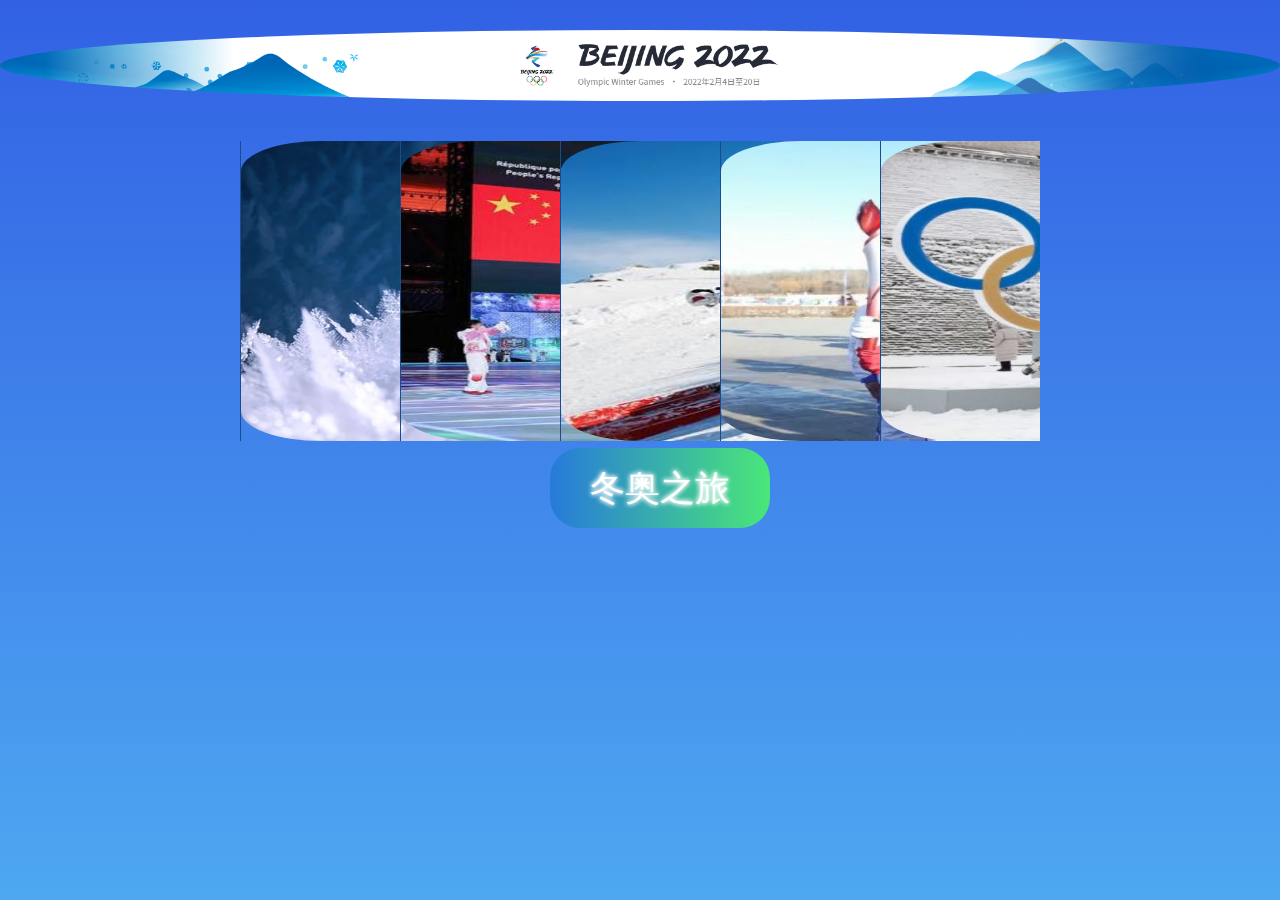
<file: index.html>
<!DOCTYPE html>
<html lang="en">

<head>
  <meta charset="UTF-8">
  <meta name="viewport" content="width=device-width, initial-scale=1.0">
  <title>Document</title>
  <style>
    * {
      margin: 0;
      padding: 0;
      box-sizing: border-box;
    }

    #second {
      position: fixed;
      /*设置元素为固定定位*/
      top: 30px;
      /*距离浏览器顶部30px*/

      /*距离浏览器左部160px*/
      width: 100%;
      height: auto;

    }

    .kuang {
      position: fixed;
      top: 0;
      left: 0;
      width: 100%;
      height: 100%;
      /* z-index: -10; */
      background-image: linear-gradient(180deg, rgb(50, 97, 228), rgb(78, 168, 241));

    }

    .bubble {
      position: absolute;
      border-radius: 70%;
      border: 0px solid #fff;
      box-shadow: inset 0 0 0px #fff;
      animation: flutter 10s infinite;
      opacity: 0;
    }

    @keyframes flutter {
      100% {
        transform: translateX(-50px);
        bottom: 100px;
        opacity: 1.5;
      }

      50% {
        transform: translateX(100px);
        opacity: 1.6;
      }


      10% {
        transform: translateX(5px);
        bottom: 100%;
        opacity: 0;

      }
    }

    .bubble:nth-child(1) {
      left: 10%;
      width: 40px;
      height: 40px;
      animation-duration: 9s;
      animation-delay: 0.1s;
    }

    .bubble:nth-child(2) {
      left: 15%;
      width: 40px;
      height: 40px;
      animation-duration: 6s;
      animation-delay: 1.5s;

    }

    .bubble:nth-child(3) {
      left: 20%;
      width: 40px;
      height: 40px;
      animation-duration: 10s;



    }

    .bubble:nth-child(4) {
      left: 30%;
      width: 35px;
      height: 35px;
      animation-duration: 5.5s;
      animation-delay: 1.5s;

    }

    .bubble:nth-child(5) {
      left: 40%;
      width: 50px;
      height: 50px;
      animation-duration: 12s;



    }

    .bubble:nth-child(6) {
      left: 50%;
      width: 30px;
      height: 30px;
      animation-duration: 6s;
      animation-delay: 1s;

    }

    .bubble:nth-child(7) {
      left: 60%;
      width: 40px;
      height: 40px;
      animation-duration: 8s;
      animation-delay: 1s;

    }

    .bubble:nth-child(8) {
      left: 65%;
      width: 40px;
      height: 40px;
      animation-duration: 15s;

    }

    .bubble:nth-child(9) {
      left: 80%;
      width: 55px;
      height: 55px;
      animation-duration: 9s;
      animation-delay: 0.5s;

    }

    .bubble:nth-child(10) {
      left: 85%;
      width: 40px;
      height: 40px;
      animation-duration: 12s;
      animation-delay: 0.5s;


    }

    img {
      border-radius: 50%;
      width: 100%;
      height: auto;

    }


    }

    /*  */
    body {
      height: 100vh;
      display: flex;
      justify-content: center;
      align-items: center;
      background-color: black;
    }

    .guang {
      /* position: relative;
    display: inline-block;*/
      position: absolute;
      align-items: center;
      justify-content: center;
      /*top: 70%;*/
      left: 43%;
      margin:35% auto;
      width: 220px;
      height: 80px;
      color: rgb(255, 255, 255);
      line-height: 80px;
      font-size: 35px;
      font-family: sans-serif;
      text-decoration: none;
      text-transform: uppercase;
      text-align: center;
      border-radius: 30px;
      background: linear-gradient(90deg, rgb(39, 122, 218), rgb(74, 230, 121), rgb(201, 214, 13), rgb(226, 20, 233), rgb(16, 172, 219));
      background-size: 400%;
      z-index: 1;
      text-shadow: 0 0 5px white,
        0 0 5px white;
    }

    .guang:hover {
      animation: move 5s linear alternate infinite;
    }

    @keyframes move {
      0% {
        background-position: 0%;
      }

      100% {
        background-position: 100%;
      }
    }

    .guang::before {
      content: '';
      position: absolute;
      top: -10px;
      left: -10px;
      width: 240px;
      height: 100px;
      background: linear-gradient(90deg, rgb(39, 122, 218), rgb(74, 230, 121), rgb(243, 169, 10), rgb(226, 20, 233), rgb(16, 172, 219));
      background-size: 400%;
      opacity: 0;
      z-index: -1;
      border-radius: 45px;
      transition: 0.6s;


    }

    .guang:hover::before {
      filter: blur(15px);
      opacity: 1;
      animation: move 8s linear alternate infinite;
    }



    /*  */
    .container {
      /*position: absolute;
      top: 25%;
      left: 32%;*/
      margin:11% auto;
      border: 0px solid #568bc7;
      width: 800px;
      height: 300px;
      overflow: hidden;

    }

    .container ul {
      display: flex;
    }

    .container li {
      width: 160px;
      height: 300px;
      list-style: none;
      border-left: 1px solid #194b8d;
      box-shadow: 0 0 0px #000;
      transition: all 0.5s;
    }

    .container li img {
      display: block;
      display: block;
      width: 800px;
      height: 300px;
    }

    .container ul:hover li {
      width: 40px;
    }

    .container ul li:hover {
      width: 600px;
    }
  </style>
</head>

<body>

  <class class="kuang">
    <div id="second"><img src="top.png" alt=""></div>
    <div class="bubble"><img src="red1.png"></div>
    <div class="bubble"><img src="red2.png"></div>
    <div class="bubble"><img src="red3.png"></div>
    <div class="bubble"><img src="red4.png"></div>
    <div class="bubble"><img src="red5.png"></div>
    <div class="bubble"><img src="red6.png"></div>
    <div class="bubble"><img src="red7.png"></div>
    <div class="bubble"><img src="red8.png"></div>
    <div class="bubble"><img src="red9.png"></div>
    <!-- <div class="bubble"><img src="red10.png"></div> -->


    <!-- 按钮 -->
    <div><a href="冬奥介绍02.html" class="guang" target="_blank">冬奥之旅</a></div>

    <!--  -->
    <div>
      <div class="container">
        <ul>
          <li><img src="1.png" style="border-radius: 10%" alt=""></li>
          <li><img src="2.jpg" style="border-radius: 10%" alt=""></li>
          <li><img src="3.png" style="border-radius: 10%" alt=""></li>
          <li><img src="4.jpg" style="border-radius: 10%" alt=""></li>
          <li><img src="5.jpg" style="border-radius: 10%" alt=""></li>
        </ul>
      </div>
    </div>


    <!--  -->
  </class>

  </div>




</body>

</html>
</file>
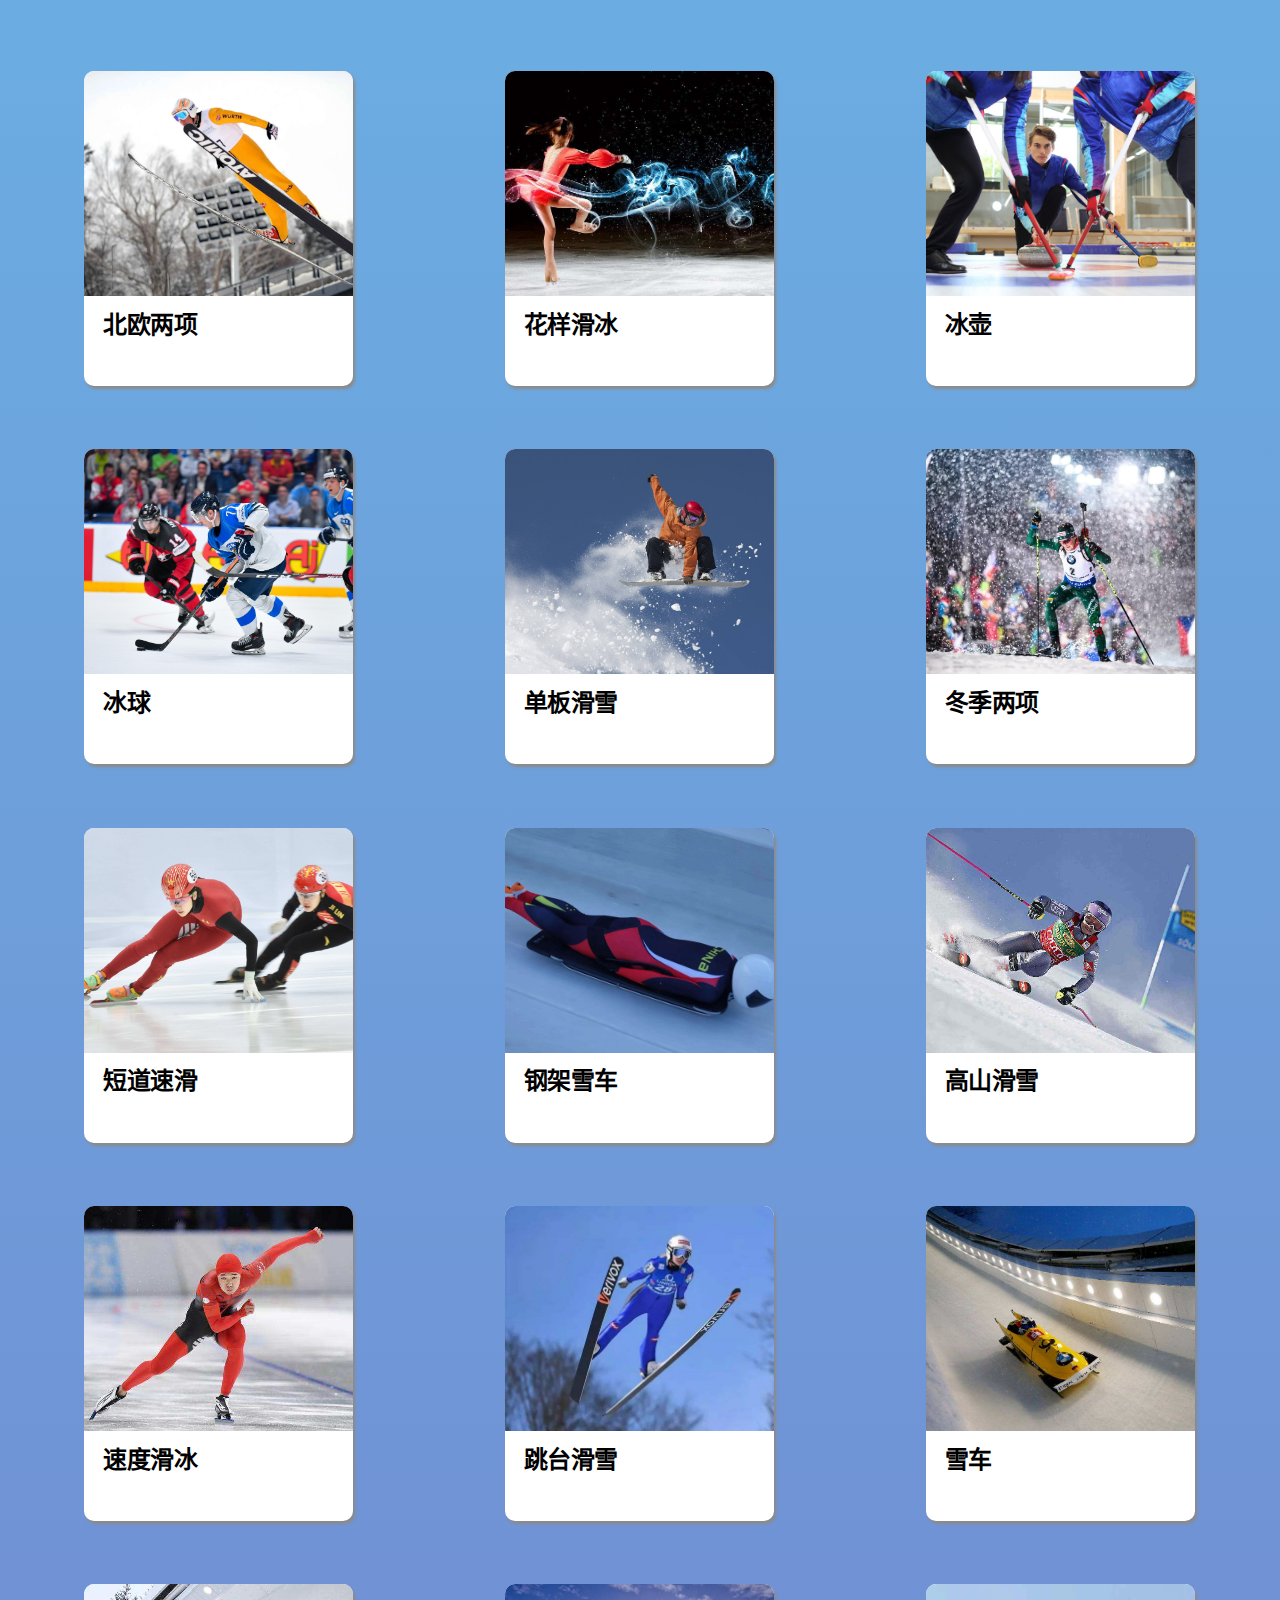
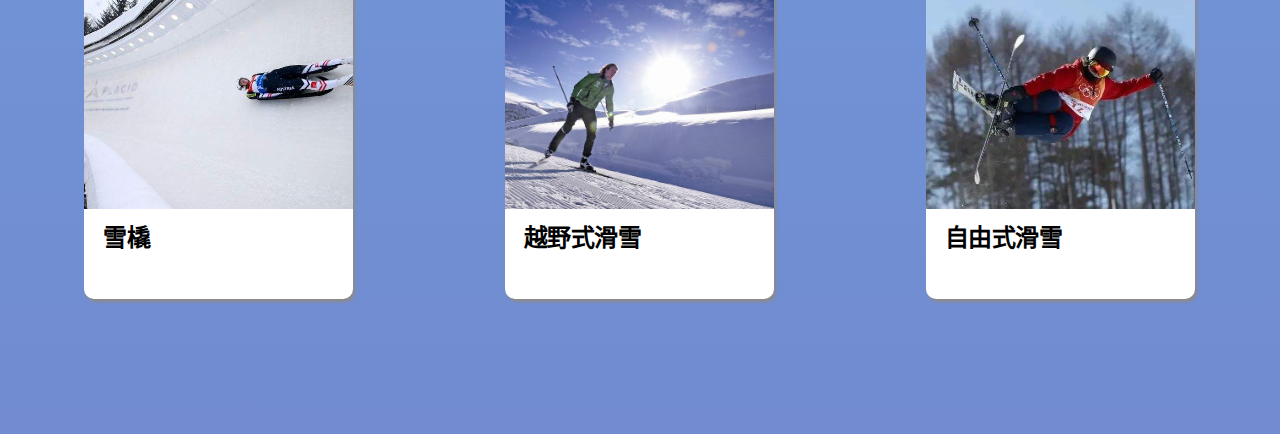
<file: 冬奥介绍02.html>
<!DOCTYPE html>
<html lang="zh-cn">
    <head>
        <title>

        </title>
        <meta charset="UTF-8">
        <link rel="stylesheet" href="./style.css">
    </head>
    <body>
        <div class="mask">
        </div>
        <div class="card">
            <img src="北欧两项.png">
            <h4>北欧两项</h4>
            <div class="content-wrapper">
                <div class="content">
                    <p>2022年北京冬奥会的北欧两项比赛有三个小项——个人标准台/10公里、
                        个人大跳台/10公里和团体大跳台/4X5公里。三个项目全部由跳台滑雪和越野滑雪两部分组成。
                        在团体大跳台项目中，4名运动员首先进行跳台滑雪比赛，然后进行4X5公里的越野滑雪接力。</p>
                </div>
            </div>
        </div><div class="card">
            <img src="花样滑冰.png">
            <h4>花样滑冰</h4>
            <div class="content-wrapper">
                <div class="content">
                    <p>花样滑冰是冬奥会上最受欢迎的运动项目之一，因为它是冬季运动项目中最古老的运动之一。
                        2022年北京冬奥会，花样滑冰将展开五个项目的争夺，包括：男子个人滑、女子个人滑、双人滑、冰舞以及团体赛。</p>
                </div>
            </div>
        </div><div class="card">
            <img src="冰壶.jpg">
            <h4>冰壶</h4>
            <div class="content-wrapper">
                <div class="content">
                    <p>冰壶又称掷冰壶，冰上溜石，是以队为单位在冰上进行的一种投掷性竞赛项目，
                        被大家喻为冰上的“国际象棋”，它考验参与者的体能与脑力，展现动静之美，取舍之智慧，属于冬奥会比赛项目。</p>
                </div>
            </div>
        </div>
        </div><div class="card">
            <img src="冰球.jpg">
            <h4>冰球</h4>
            <div class="content-wrapper">
                <div class="content">
                    <p>冰球运动是以冰刀和冰球杆为工具在冰上进行的一种相互对抗的集体性竞技运动
                        ，由男子和女子两个小项组成，在国际体育分类学上属独立的冬季运动项目。</p>
                </div>
            </div>
        </div>
        </div><div class="card">
            <img src="单板滑雪.jpg">
            <h4>单板滑雪</h4>
            <div class="content-wrapper">
                <div class="content">
                    <p>单板滑雪比赛分为平行大回转、单板障碍追逐赛、坡面障碍技巧、大跳台、U型场地技巧，2022年北京冬奥会新增了首个男女混合项目——障碍追逐混合团体赛。
                        单板大跳台项目在2018年平昌冬奥成功亮相后，也将继续出现在北京冬奥单板滑雪竞赛项目表当中。</p>
                </div>
            </div>
        </div>
        <div class="card">
            
            <img src="冬季两项.jpg">
            
            <h4>冬季两项</h4>
            <div class="content-wrapper">
                <div class="content">
                    <p>从1960年开始，结合越野滑雪和射击的冬季两项运动就成为冬奥会赛场的一大亮点。2022年北京冬奥会冬季两项运动包括11个奖牌项目：其中男子、女子项目各5个，在此基础上还有一个男女混合项目。</p>
                </div>
            </div>
        </div>
        <div class="card">
            <img src="短道速滑.jpg">
            <h4>短道速滑</h4>
            <div class="content-wrapper">
                <div class="content">
                    <p>短道速滑全称短跑道速度滑冰，是在长度较短的跑道上进行的冰上竞速运动。
                        短道速滑起源于加拿大，当时加拿大的一些速度滑冰爱好者常到室内冰球场上练习，随之产生了室内速度滑冰的比赛。
                        ，1992年，阿尔贝维尔冬季奥运会将短道速滑列为正式比赛项目。</p>
                </div>
            </div>
        </div>
        <div class="card">
            <img src="钢架雪车.jpg">
            <h4>钢架雪车</h4>
            <div class="content-wrapper">
                <div class="content">
                    <p>钢架雪车比赛中，运动员采用趴姿，以130公里/小时的速度飞驰而下。由于头部在前，因此选手们的头盔设计也是吸引观众注意力的元素之一。</p>
                </div>
            </div>
        </div>
        <div class="card">
            <img src="高山滑雪.jpg">
            <h4>高山滑雪</h4>
            <div class="content-wrapper">
                <div class="content">
                    <p>高山滑雪以滑雪板、雪鞋、固定器和滑雪杖为主要用具，从山上向下，沿着旗门设定的赛道滑下的雪上竞速运动项目。
                        高山滑雪有“冬奥会王冠上的珍珠”的美誉。冬奥会高山滑雪包括六个竞赛项目：滑降、超级大回转、大回转、回转、全能赛以及混合团体平行回转。</p>
                </div>
            </div>
        </div>
        <div class="card">
            <img src="速度滑冰.jpg">
            <h4>速度滑冰</h4>
            <div class="content-wrapper">
                <div class="content">
                    <p>速度滑冰是以冰刀为工具在冰上进行的一种冰上竞速运动，是冬季奥运会的正式比赛项目。
                        运动员脚着冰鞋在冰面上滑行，借助冰刀的刀刃切入冰面形成稳固的支撑点，通过两腿轮流蹬冰、收腿、下刀，滑进动作以及全身协调配合向前快速滑行。</p>
                </div>
            </div>
        </div>
        <div class="card">
            <img src="跳台滑雪.jpg">
            <h4>跳台滑雪</h4>
            <div class="content-wrapper">
                <div class="content">
                    <p>跳台滑雪（ Ski jumping）是以滑雪板为工具，
                        在专设的跳台上以自身的体重通过助滑坡获得的速度比跳跃距离和动作姿势的一种雪上竞技项目。</p>
                </div>
            </div>
        </div>
        <div class="card">
            <img src="雪车.jpg">
            <h4>雪车</h4>
            <div class="content-wrapper">
                <div class="content">
                    <p>雪车也称“有舵雪橇”，是一种集体乘坐雪车，是乘坐可操纵方向的雪橇在冰道上滑行的运动项目。</p>
                </div>
            </div>
        </div>
        <div class="card">
            <img src="雪橇.jpg">
            <h4>雪橇</h4>
            <div class="content-wrapper">
                <div class="content">
                    <p>雪上运动项目之一。在比赛中乘坐金属制或木制的双橇滑板沿着有各种弯度的专用冰道高速滑降至终点的一种运动。</p>
                </div>
            </div>
        </div>
        <div class="card">
            <img src="越野式滑雪.jpg">
            <h4>越野式滑雪</h4>
            <div class="content-wrapper">
                <div class="content">
                    <p>越野滑雪竞赛项目分为两类：耐力赛（长距离）和竞速赛（短距离），滑雪技术同样分为两类——自由技术和传统技术。
                        越野滑雪的出发形式也分为两种：集体出发和单独出发。集体出发的形式类似于马拉松，单独出发的形式类似于自行车计时赛。</p>
                </div>
            </div>
        </div>
        <div class="card">
            <img src="自由式滑雪.jpg">
            <h4>自由式滑雪</h4>
            <div class="content-wrapper">
                <div class="content">
                    <p>自由式滑雪是选手们在斜坡上自由滑降，通过表演空中技巧，来比拼艺术性的比赛，也被称为雪原的杂技。
                        自由式滑雪分为雪上技巧、空中技巧、障碍追逐、坡面障碍技巧、U型场地技巧、大跳台</p>
                </div>
            </div>
        </div>
        <div class="blank"></div>
        <script src='https://cdnjs.cloudflare.com/ajax/libs/jquery/3.5.1/jquery.min.js'></script><script  src="./script.js"></script>
    </body>
</html>
</file>
<file: style.css>
::-webkit-scrollbar
{
    width:0px;
}
body 
{
    height: 100vh;
    justify-content: center;
    align-items: center;
    background-image: linear-gradient(180deg, rgb(107, 173, 226), rgb(114, 139, 209));
    scrollbar-width: 0px;
}
.mask
{
    position: fixed;
    top: 0px;
    left: 0px;
    width: 100%;
    height: 100%;
    background-color: rgba(255, 255, 255, 0);
    z-index: 0;
    transition: all 0.3s ease 0s;
}
.mask.active
{
    background-color: #fff;
    z-index: 1;
}
.card
{
    position: relative;
    width: 21.3%;
    height: 35%;
    border-radius: 10px;
    background-color: rgb(255, 255, 255);
    box-shadow: 2px 3px 3px rgb(139, 138, 138);
    cursor: pointer;
    transition: all 0.3s;
    float: left;
    margin-top: 5%;
    margin-left: 6%;
    margin-right: 6%;
    z-index: 0;
}
.blank
{
    position: relative;
    height: 15%;
    width: 100%;
    float: left;
}
.card:hover 
{
    box-shadow: 2px 3px 10px rgb(36, 35, 35);
}
.card .photo
{
    width: fit-content;
}
.card img {
    display: block;
    width: 100%;
    object-fit: cover;
    height: 25vh;
    object-fit: cover;
    border-top-left-radius: 10px;
    border-top-right-radius: 10px;
}
.card h4 
{
    margin: 0;
    font-size: 1.5rem;
    font-weight: bold;
    padding: .8rem 1.2rem;
    background-color: #fff;
    line-height: 2rem;
    letter-spacing: -.5px;
    padding-bottom: 0.2rem;

}
  
.card .content-wrapper
{
    height: 0;
    overflow: hidden;
    transition: .3s all ease-out;
    opacity: .8;
}
  
.card .content-wrapper .content 
{
    padding: 0 1.2rem;
    background-color: #fff;
    overflow: auto;
    transition: all 0.3s ease 0s;
}
  
.card p 
{
    font-size: 1.2rem;
    line-height: 1.5rem;
}
.card.active
{
    height:auto;
    transform: translate(var(--data-offset-left), var(--data-offset-top)) scale(1.3,1.3);
    transform-origin: 50% 0;
    border-radius: 0;
    z-index: 2;

}
.card.active img
{
    border-radius: 0px;
}

.card.active .content-wrapper 
{
    height: 100vh;
    transition: .3s all ease-in;
    opacity: 1;
    overflow: auto;
}
.card.active  .content
{
    box-shadow: 0px 1px 1px #aaa inset;
}
body.noscroll 
{
    overflow: hidden;
}
</file>
